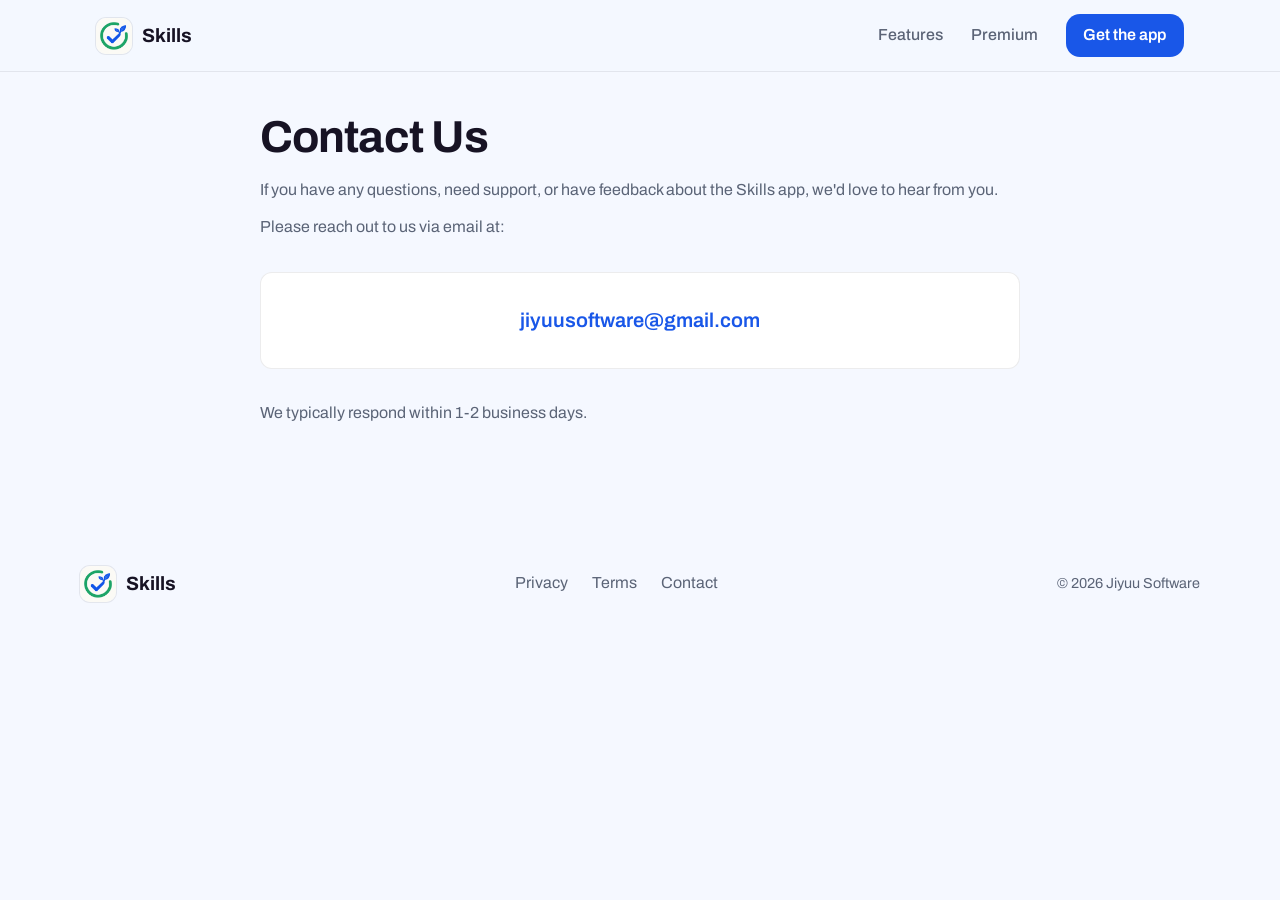
<file: contact.html>
<!DOCTYPE html>
<html lang="en">
<head>
    <meta charset="UTF-8">
    <meta name="viewport" content="width=device-width, initial-scale=1.0">
    <title>Contact Us - Skills</title>
    <meta name="description" content="Contact the Skills app team.">
    <link rel="canonical" href="https://skills.jiyuu.tech/contact.html">

    <link rel="icon" href="assets/app/icon.png">
    <link rel="preconnect" href="https://fonts.googleapis.com">
    <link rel="preconnect" href="https://fonts.gstatic.com" crossorigin>
    <link href="https://fonts.googleapis.com/css2?family=Archivo:wght@400;500;600;700;800&display=swap" rel="stylesheet">
    <link rel="stylesheet" href="style.css">
</head>
<body>
    <!-- Navbar -->
    <nav class="navbar solid-nav">
        <div class="nav-container">
            <a href="index.html" class="logo" style="text-decoration: none; color: inherit;">
                <img src="assets/app/icon.png" alt="" class="logo-icon">
                <span>Skills</span>
            </a>
            <div class="nav-links">
                <a href="index.html#features">Features</a>
                <a href="index.html#premium">Premium</a>
                <a href="https://apps.apple.com/app/id6760106275" target="_blank" rel="noopener" class="btn btn-nav">Get the app</a>
            </div>
            <button class="hamburger" aria-label="Menu">
                <span></span>
                <span></span>
                <span></span>
            </button>
            <div class="menu-overlay"></div>
        </div>
    </nav>

    <!-- Main Content -->
    <main class="legal-main">
        <div class="legal-container">
            <section id="contact" class="legal-section">
                <h1>Contact Us</h1>
                <p>If you have any questions, need support, or have feedback about the Skills app, we'd love to hear from you.</p>
                <p>Please reach out to us via email at:</p>
                
                <div style="margin: 2rem 0; padding: 2rem; background: var(--surface); border: 1px solid var(--border); border-radius: 12px; text-align: center;">
                    <a href="mailto:jiyuusoftware@gmail.com" style="color: var(--primary); font-size: 1.25rem; font-weight: 600; text-decoration: none;">jiyuusoftware@gmail.com</a>
                </div>
                
                <p>We typically respond within 1-2 business days.</p>
            </section>
        </div>
    </main>

    <!-- Final CTA & Footer -->
    <footer id="premium" class="footer-cta">
        <div class="footer-bottom" style="margin-top: 0; padding-top: 2rem; border-top: none;">
            <div class="logo">
                <img src="assets/app/icon.png" alt="" class="logo-icon">
                <span>Skills</span>
            </div>
            <div class="footer-links">
                <a href="privacy-terms.html#privacy">Privacy</a>
                <a href="privacy-terms.html#terms">Terms</a>
                <a href="contact.html">Contact</a>
            </div>
            <p class="copyright">© 2026 Jiyuu Software</p>
        </div>
    </footer>

    <script src="script.js"></script>
</body>
</html>
</file>
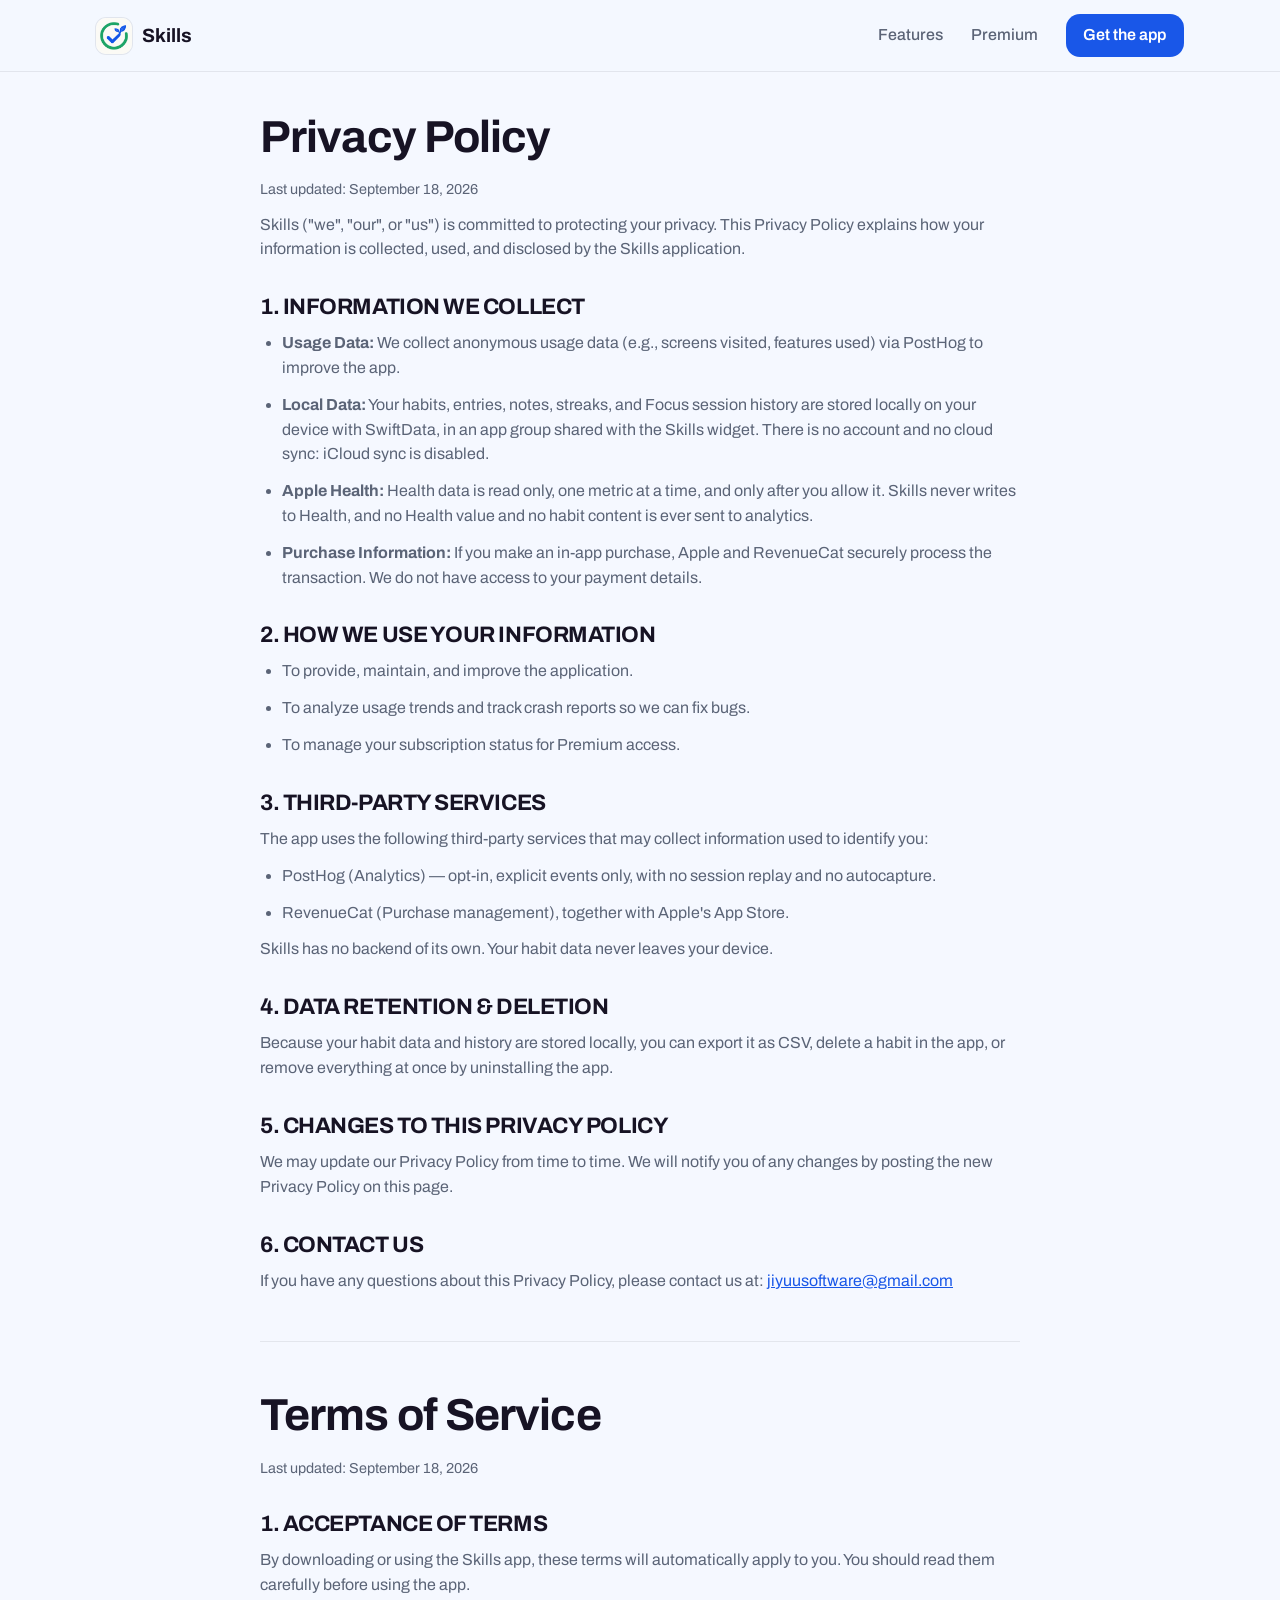
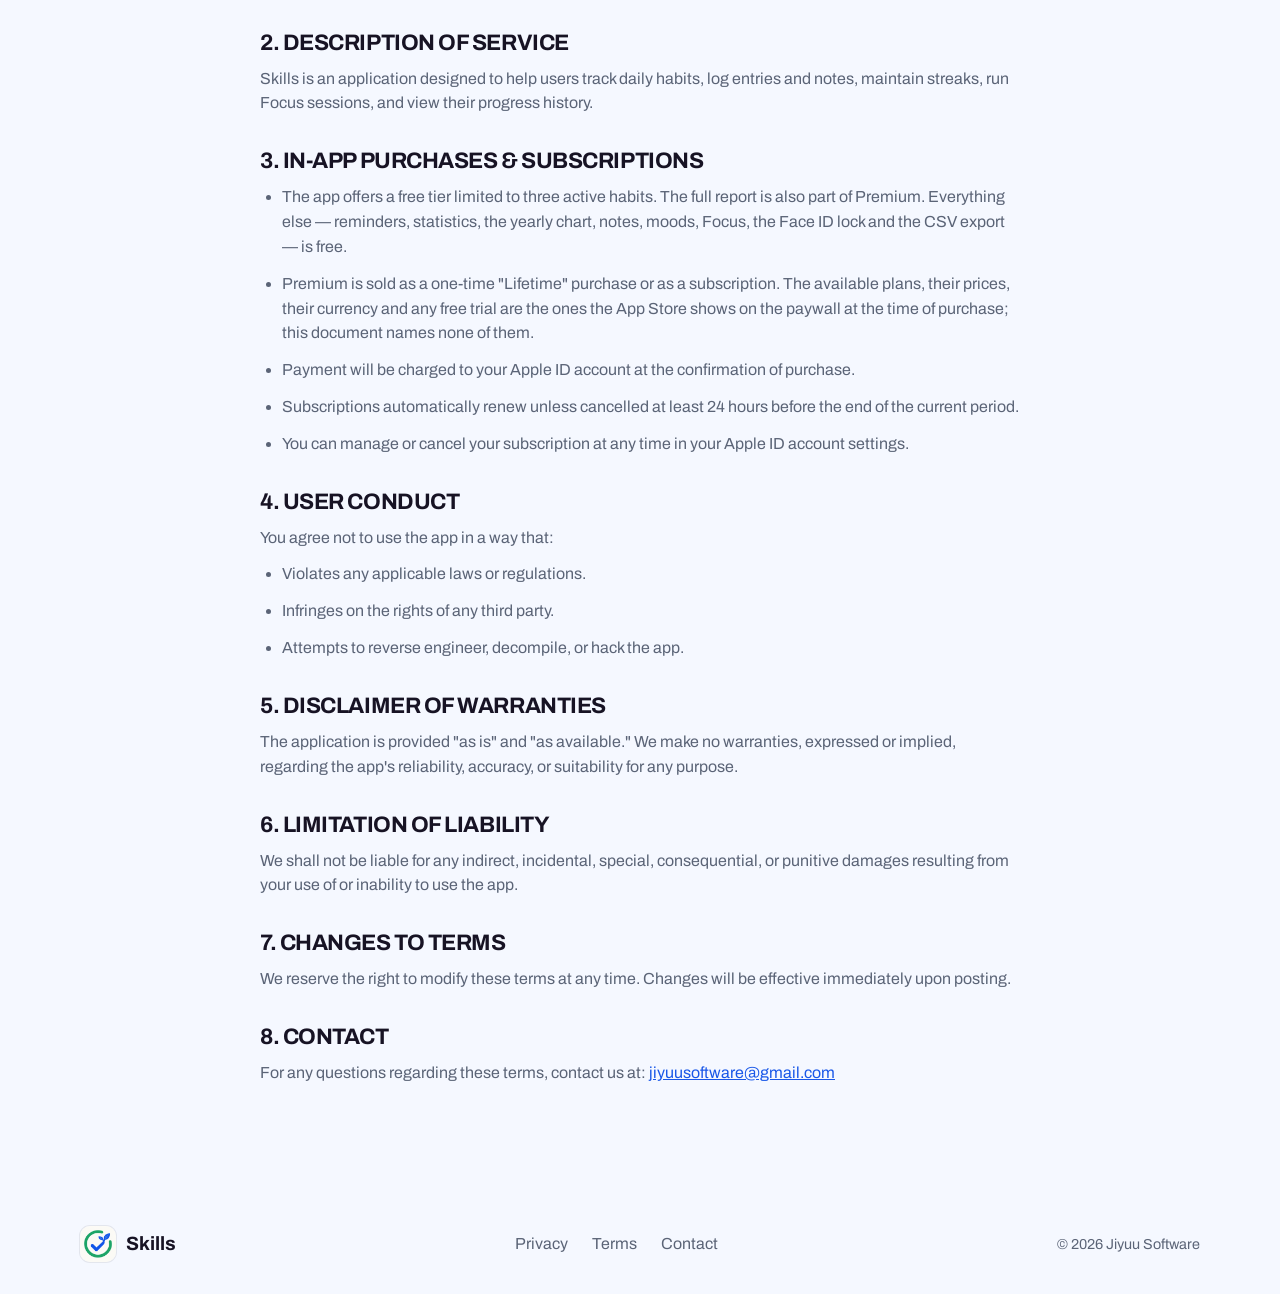
<file: privacy-terms.html>
<!DOCTYPE html>
<html lang="en">
<head>
    <meta charset="UTF-8">
    <meta name="viewport" content="width=device-width, initial-scale=1.0">
    <title>Privacy &amp; Terms - Skills</title>
    <meta name="description" content="Privacy Policy and Terms of Service for the Skills app.">
    <link rel="canonical" href="https://skills.jiyuu.tech/privacy-terms.html">

    <link rel="icon" href="assets/app/icon.png">
    <link rel="preconnect" href="https://fonts.googleapis.com">
    <link rel="preconnect" href="https://fonts.gstatic.com" crossorigin>
    <link href="https://fonts.googleapis.com/css2?family=Archivo:wght@400;500;600;700;800&amp;display=swap" rel="stylesheet">
    <link rel="stylesheet" href="style.css">
</head>
<body>
    <!-- Navbar -->
    <nav class="navbar solid-nav">
        <div class="nav-container">
            <a href="index.html" class="logo" style="text-decoration: none; color: inherit;">
                <img src="assets/app/icon.png" alt="" class="logo-icon">
                <span>Skills</span>
            </a>
            <div class="nav-links">
                <a href="index.html#features">Features</a>
                <a href="index.html#premium">Premium</a>
                <a href="https://apps.apple.com/app/id6760106275" target="_blank" rel="noopener" class="btn btn-nav">Get the app</a>
            </div>
            <button class="hamburger" aria-label="Menu">
                <span></span>
                <span></span>
                <span></span>
            </button>
            <div class="menu-overlay"></div>
        </div>
    </nav>

    <!-- Main Content -->
    <main class="legal-main">
        <div class="legal-container">
            <section id="privacy" class="legal-section">
                <h1>Privacy Policy</h1>
                <p class="last-updated">Last updated: September 18, 2026</p>
                <p>Skills ("we", "our", or "us") is committed to protecting your privacy. This Privacy Policy explains how your information is collected, used, and disclosed by the Skills application.</p>
                
                <h2>1. INFORMATION WE COLLECT</h2>
                <ul>
                    <li><strong>Usage Data:</strong> We collect anonymous usage data (e.g., screens visited, features used) via PostHog to improve the app.</li>
                    <li><strong>Local Data:</strong> Your habits, entries, notes, streaks, and Focus session history are stored locally on your device with SwiftData, in an app group shared with the Skills widget. There is no account and no cloud sync: iCloud sync is disabled.</li>
                    <li><strong>Apple Health:</strong> Health data is read only, one metric at a time, and only after you allow it. Skills never writes to Health, and no Health value and no habit content is ever sent to analytics.</li>
                    <li><strong>Purchase Information:</strong> If you make an in-app purchase, Apple and RevenueCat securely process the transaction. We do not have access to your payment details.</li>
                </ul>

                <h2>2. HOW WE USE YOUR INFORMATION</h2>
                <ul>
                    <li>To provide, maintain, and improve the application.</li>
                    <li>To analyze usage trends and track crash reports so we can fix bugs.</li>
                    <li>To manage your subscription status for Premium access.</li>
                </ul>

                <h2>3. THIRD-PARTY SERVICES</h2>
                <p>The app uses the following third-party services that may collect information used to identify you:</p>
                <ul>
                    <li>PostHog (Analytics) — opt-in, explicit events only, with no session replay and no autocapture.</li>
                    <li>RevenueCat (Purchase management), together with Apple's App Store.</li>
                </ul>
                <p>Skills has no backend of its own. Your habit data never leaves your device.</p>

                <h2>4. DATA RETENTION &amp; DELETION</h2>
                <p>Because your habit data and history are stored locally, you can export it as CSV, delete a habit in the app, or remove everything at once by uninstalling the app.</p>

                <h2>5. CHANGES TO THIS PRIVACY POLICY</h2>
                <p>We may update our Privacy Policy from time to time. We will notify you of any changes by posting the new Privacy Policy on this page.</p>

                <h2>6. CONTACT US</h2>
                <p>If you have any questions about this Privacy Policy, please contact us at: <a href="mailto:jiyuusoftware@gmail.com">jiyuusoftware@gmail.com</a></p>
            </section>

            <hr class="legal-divider">

            <section id="terms" class="legal-section">
                <h1>Terms of Service</h1>
                <p class="last-updated">Last updated: September 18, 2026</p>

                <h2>1. ACCEPTANCE OF TERMS</h2>
                <p>By downloading or using the Skills app, these terms will automatically apply to you. You should read them carefully before using the app.</p>

                <h2>2. DESCRIPTION OF SERVICE</h2>
                <p>Skills is an application designed to help users track daily habits, log entries and notes, maintain streaks, run Focus sessions, and view their progress history.</p>

                <h2>3. IN-APP PURCHASES &amp; SUBSCRIPTIONS</h2>
                <ul>
                    <li>The app offers a free tier limited to three active habits. The full report is also part of Premium. Everything else — reminders, statistics, the yearly chart, notes, moods, Focus, the Face ID lock and the CSV export — is free.</li>
                    <li>Premium is sold as a one-time "Lifetime" purchase or as a subscription. The available plans, their prices, their currency and any free trial are the ones the App Store shows on the paywall at the time of purchase; this document names none of them.</li>
                    <li>Payment will be charged to your Apple ID account at the confirmation of purchase.</li>
                    <li>Subscriptions automatically renew unless cancelled at least 24 hours before the end of the current period.</li>
                    <li>You can manage or cancel your subscription at any time in your Apple ID account settings.</li>
                </ul>

                <h2>4. USER CONDUCT</h2>
                <p>You agree not to use the app in a way that:</p>
                <ul>
                    <li>Violates any applicable laws or regulations.</li>
                    <li>Infringes on the rights of any third party.</li>
                    <li>Attempts to reverse engineer, decompile, or hack the app.</li>
                </ul>

                <h2>5. DISCLAIMER OF WARRANTIES</h2>
                <p>The application is provided "as is" and "as available." We make no warranties, expressed or implied, regarding the app's reliability, accuracy, or suitability for any purpose.</p>

                <h2>6. LIMITATION OF LIABILITY</h2>
                <p>We shall not be liable for any indirect, incidental, special, consequential, or punitive damages resulting from your use of or inability to use the app.</p>

                <h2>7. CHANGES TO TERMS</h2>
                <p>We reserve the right to modify these terms at any time. Changes will be effective immediately upon posting.</p>

                <h2>8. CONTACT</h2>
                <p>For any questions regarding these terms, contact us at: <a href="mailto:jiyuusoftware@gmail.com">jiyuusoftware@gmail.com</a></p>
            </section>
        </div>
    </main>

    <!-- Final CTA & Footer -->
    <footer id="premium" class="footer-cta">
        <div class="footer-bottom" style="margin-top: 0; padding-top: 2rem; border-top: none;">
            <div class="logo">
                <img src="assets/app/icon.png" alt="" class="logo-icon">
                <span>Skills</span>
            </div>
            <div class="footer-links">
                <a href="#privacy">Privacy</a>
                <a href="#terms">Terms</a>
                <a href="contact.html">Contact</a>
            </div>
            <p class="copyright">© 2026 Jiyuu Software</p>
        </div>
    </footer>

    <script src="script.js"></script>
</body>
</html>
</file>
<file: style.css>
/* Tokens mirror the app's Design/Theme.swift: page, surface, Logo Blue action, ink. */
:root {
    --page: #F5F8FF;
    --surface: #FFFFFF;
    --tint: #E3EBFF;
    --text: #171324;
    --muted: #5B6477;
    --border: rgba(23, 19, 36, 0.08);
    --shade: 0 4px 24px rgba(26, 26, 26, 0.06);
    --action: #1957E8;
    --on-action: #FFFFFF;
    --primary: var(--action);
    --success: #22C55E;
    --streak: #EA580C;
    --radius: 22px;
    color-scheme: light dark;
}

@media (prefers-color-scheme: dark) {
    :root {
        --page: #11151F;
        --surface: #1A202E;
        --tint: #1B2640;
        --text: #F3F5FA;
        --muted: #9AA3B5;
        --border: rgba(255, 255, 255, 0.08);
        --shade: none;
        --action: #A1BDFF;
        --on-action: #14203D;
        --success: #4ADE80;
        --streak: #FF6600;
    }
}

*, *::before, *::after { box-sizing: border-box; margin: 0; padding: 0; }
html { scroll-behavior: smooth; }
body {
    font-family: 'Archivo', -apple-system, system-ui, sans-serif;
    background: var(--page);
    color: var(--text);
    line-height: 1.55;
    -webkit-font-smoothing: antialiased;
    overflow-x: hidden;
}
img { max-width: 100%; display: block; }
a { color: inherit; }
h1, h2, h3 { line-height: 1.12; letter-spacing: -0.02em; font-weight: 700; }

/* Buttons */
.btn { display: inline-flex; align-items: center; text-decoration: none; font-weight: 600; border-radius: 14px; }
.btn-nav { background: var(--action); color: var(--on-action) !important; padding: 0.55rem 1.1rem; }
.btn-nav:hover { opacity: 0.88; }

/* Navbar */
.navbar { position: fixed; inset: 0 0 auto; z-index: 100; transition: background 0.2s, box-shadow 0.2s; }
.navbar.scrolled, .navbar.solid-nav {
    background: color-mix(in srgb, var(--page) 82%, transparent);
    backdrop-filter: saturate(180%) blur(16px);
    -webkit-backdrop-filter: saturate(180%) blur(16px);
    box-shadow: 0 1px 0 var(--border);
}
.nav-container { max-width: 1120px; margin: 0 auto; padding: 0.9rem 16px; display: flex; align-items: center; justify-content: space-between; }
.logo { display: flex; align-items: center; gap: 0.6rem; font-weight: 700; font-size: 1.2rem; text-decoration: none; color: inherit; }
.logo-icon { width: 36px; height: 36px; border-radius: 10px; box-shadow: 0 0 0 1px var(--border); }
.nav-links { display: flex; align-items: center; gap: 1.75rem; }
.nav-links a:not(.btn) { text-decoration: none; color: var(--muted); font-weight: 500; }
.nav-links a:not(.btn):hover { color: var(--text); }
.hamburger { display: none; background: none; border: 0; cursor: pointer; padding: 8px; z-index: 102; }
.hamburger span { display: block; width: 22px; height: 2px; background: var(--text); margin: 5px 0; border-radius: 2px; transition: transform 0.25s, opacity 0.25s; }
.hamburger.active span:nth-child(1) { transform: translateY(7px) rotate(45deg); }
.hamburger.active span:nth-child(2) { opacity: 0; }
.hamburger.active span:nth-child(3) { transform: translateY(-7px) rotate(-45deg); }
.menu-overlay { display: none; }

/* Hero */
.hero {
    max-width: 1120px; margin: 0 auto; padding: 8rem 16px 4rem;
    display: grid; grid-template-columns: minmax(0, 1.1fr) minmax(0, 0.9fr); gap: 3rem; align-items: center;
}
.eyebrow { color: var(--action); font-weight: 600; margin-bottom: 1rem; }
.hero h1 { font-size: clamp(2.5rem, 5.5vw, 4.25rem); }
.accent { color: var(--action); }
.hero-subtitle { color: var(--muted); font-size: 1.2rem; margin: 1.5rem 0 2rem; max-width: 34rem; }
.store-badges { display: flex; gap: 1rem; }
.app-store-badge img { height: 54px; width: auto; }
.hero-note { margin-top: 1rem; color: var(--muted); font-size: 0.95rem; }
.hero-visual {
    background: #E3EBFF; /* the screenshot's own ground, so the phone sits flush */
    border-radius: 36px; padding: 2rem 2rem 0; overflow: hidden;
}
.hero-visual img { width: 100%; max-width: 380px; height: auto; margin: 0 auto; }

/* Sections */
.section { max-width: 1120px; margin: 0 auto; padding: 5rem 16px; }
.section-header { text-align: center; max-width: 40rem; margin: 0 auto 3rem; }
.section-header h2 { font-size: clamp(2rem, 4vw, 2.9rem); }
.section-header p { color: var(--muted); font-size: 1.15rem; margin-top: 1rem; }

/* Features */
.feature-grid { display: grid; grid-template-columns: repeat(4, minmax(0, 1fr)); gap: 1.25rem; }
.feature { background: var(--surface); border-radius: var(--radius); padding: 1.5rem; box-shadow: var(--shade); }
.feature h3 { font-size: 1.15rem; margin: 1rem 0 0.4rem; }
.feature p { color: var(--muted); font-size: 0.97rem; }
.glyph {
    display: grid; place-items: center; width: 44px; height: 44px; border-radius: 13px; font-size: 1.3rem;
    background: color-mix(in srgb, var(--tint) 20%, transparent);
}

/* Gallery: native horizontal scroll with snap */
.gallery-section { padding: 1rem 0 2rem; }
.gallery-track {
    display: flex; gap: 1.25rem; overflow-x: auto; scroll-snap-type: x mandatory;
    padding: 0 max(16px, calc((100vw - 1120px) / 2 + 16px)) 1rem;
    scrollbar-width: thin;
}
.gallery-track img {
    flex: 0 0 auto; width: 260px; height: auto; aspect-ratio: 1284 / 2778;
    border-radius: 28px; scroll-snap-align: center; box-shadow: var(--shade);
}

/* Privacy */
.privacy-card {
    background: var(--surface); border-radius: 32px; padding: 3rem; box-shadow: var(--shade);
    display: grid; grid-template-columns: minmax(0, 1fr) minmax(0, 1fr); gap: 2.5rem; align-items: center;
}
.privacy-card h2 { font-size: clamp(2rem, 4vw, 2.6rem); }
.privacy-card p { color: var(--muted); font-size: 1.1rem; margin-top: 1rem; }
.checklist { list-style: none; display: grid; gap: 0.75rem; }
.checklist li { position: relative; padding-left: 2rem; font-weight: 500; }
.checklist li::before {
    content: '✓'; position: absolute; left: 0; top: 0.1rem; width: 1.35rem; height: 1.35rem; border-radius: 7px;
    display: grid; place-items: center; font-size: 0.8rem; font-weight: 800;
    color: var(--success); background: color-mix(in srgb, var(--success) 16%, transparent);
}

/* Plans */
.plans { display: grid; grid-template-columns: repeat(2, minmax(0, 1fr)); gap: 1.25rem; max-width: 820px; margin: 0 auto; }
.plan { background: var(--surface); border-radius: 28px; padding: 2rem; box-shadow: var(--shade); border: 2px solid transparent; }
.plan--premium { border-color: var(--action); }
.plan-tier { display: inline-block; font-weight: 700; font-size: 1.4rem; margin-bottom: 1.25rem; }
.plan--premium .plan-tier { color: var(--action); }
.plan-note { color: var(--muted); font-size: 0.9rem; margin-top: 1.5rem; }
.plans-links { text-align: center; margin-top: 1.5rem; color: var(--muted); }
.plans-links a { color: var(--muted); }

/* Footer */
.footer-cta { padding: 3rem 16px 2rem; }
.cta-container {
    max-width: 1120px; margin: 0 auto; text-align: center; padding: 4rem 1.5rem;
    background: var(--tint); border-radius: 36px;
    display: flex; flex-direction: column; align-items: center; gap: 1.5rem;
}
.cta-icon { width: 88px; height: 88px; border-radius: 22px; box-shadow: var(--shade); }
.cta-container h2 { font-size: clamp(1.9rem, 4vw, 2.8rem); }
.footer-bottom {
    max-width: 1120px; margin: 3rem auto 0; padding-top: 2rem; border-top: 1px solid var(--border);
    display: flex; flex-wrap: wrap; gap: 1.5rem; align-items: center; justify-content: space-between;
}
.footer-links { display: flex; gap: 1.5rem; }
.footer-links a { color: var(--muted); text-decoration: none; }
.footer-links a:hover { color: var(--text); }
.copyright { color: var(--muted); font-size: 0.9rem; }

/* Legal pages (privacy-terms.html, contact.html) */
.legal-main { padding: 7rem 16px 3rem; }
.legal-container { max-width: 760px; margin: 0 auto; }
.legal-section h1 { font-size: clamp(2rem, 5vw, 2.8rem); margin-bottom: 1rem; }
.legal-section h2 { font-size: 1.4rem; margin: 2rem 0 0.75rem; }
.legal-section h3 { font-size: 1.1rem; margin: 1.5rem 0 0.5rem; }
.legal-section p, .legal-section li { color: var(--muted); margin-bottom: 0.75rem; }
.legal-section ul, .legal-section ol { padding-left: 1.4rem; }
.legal-section a { color: var(--action); }
.last-updated { font-size: 0.9rem; }
.legal-divider { border: 0; border-top: 1px solid var(--border); margin: 3rem 0; }

/* Reveal on scroll (script.js) */
.reveal { opacity: 0; transform: translateY(16px); transition: opacity 0.6s ease, transform 0.6s ease; }
.reveal.revealed { opacity: 1; transform: none; }
@media (prefers-reduced-motion: reduce) {
    .reveal { opacity: 1; transform: none; transition: none; }
    html { scroll-behavior: auto; }
}

/* Tablet */
@media (max-width: 960px) {
    .feature-grid { grid-template-columns: repeat(2, minmax(0, 1fr)); }
}

/* Phone */
@media (max-width: 768px) {
    .hamburger { display: block; }
    .nav-links {
        position: fixed; top: 0; right: 0; height: 100vh; width: min(280px, 80vw); z-index: 101;
        flex-direction: column; align-items: flex-start; gap: 1.5rem; padding: 5.5rem 1.5rem;
        background: var(--surface); transform: translateX(100%); transition: transform 0.25s;
    }
    .nav-links.open { transform: none; }
    .menu-overlay.active { display: block; position: fixed; inset: 0; background: rgba(0, 0, 0, 0.35); z-index: 100; }
    .hero { grid-template-columns: minmax(0, 1fr); padding-top: 6.5rem; text-align: center; gap: 2.5rem; }
    .hero-subtitle { margin-inline: auto; }
    .store-badges { justify-content: center; }
    .hero-visual { padding: 1.5rem 1.5rem 0; }
    .section { padding: 3.5rem 16px; }
    .feature-grid, .plans, .privacy-card { grid-template-columns: minmax(0, 1fr); }
    .privacy-card { padding: 2rem 1.5rem; }
    .gallery-track img { width: 220px; }
    .footer-bottom { flex-direction: column; text-align: center; }
}
</file>
